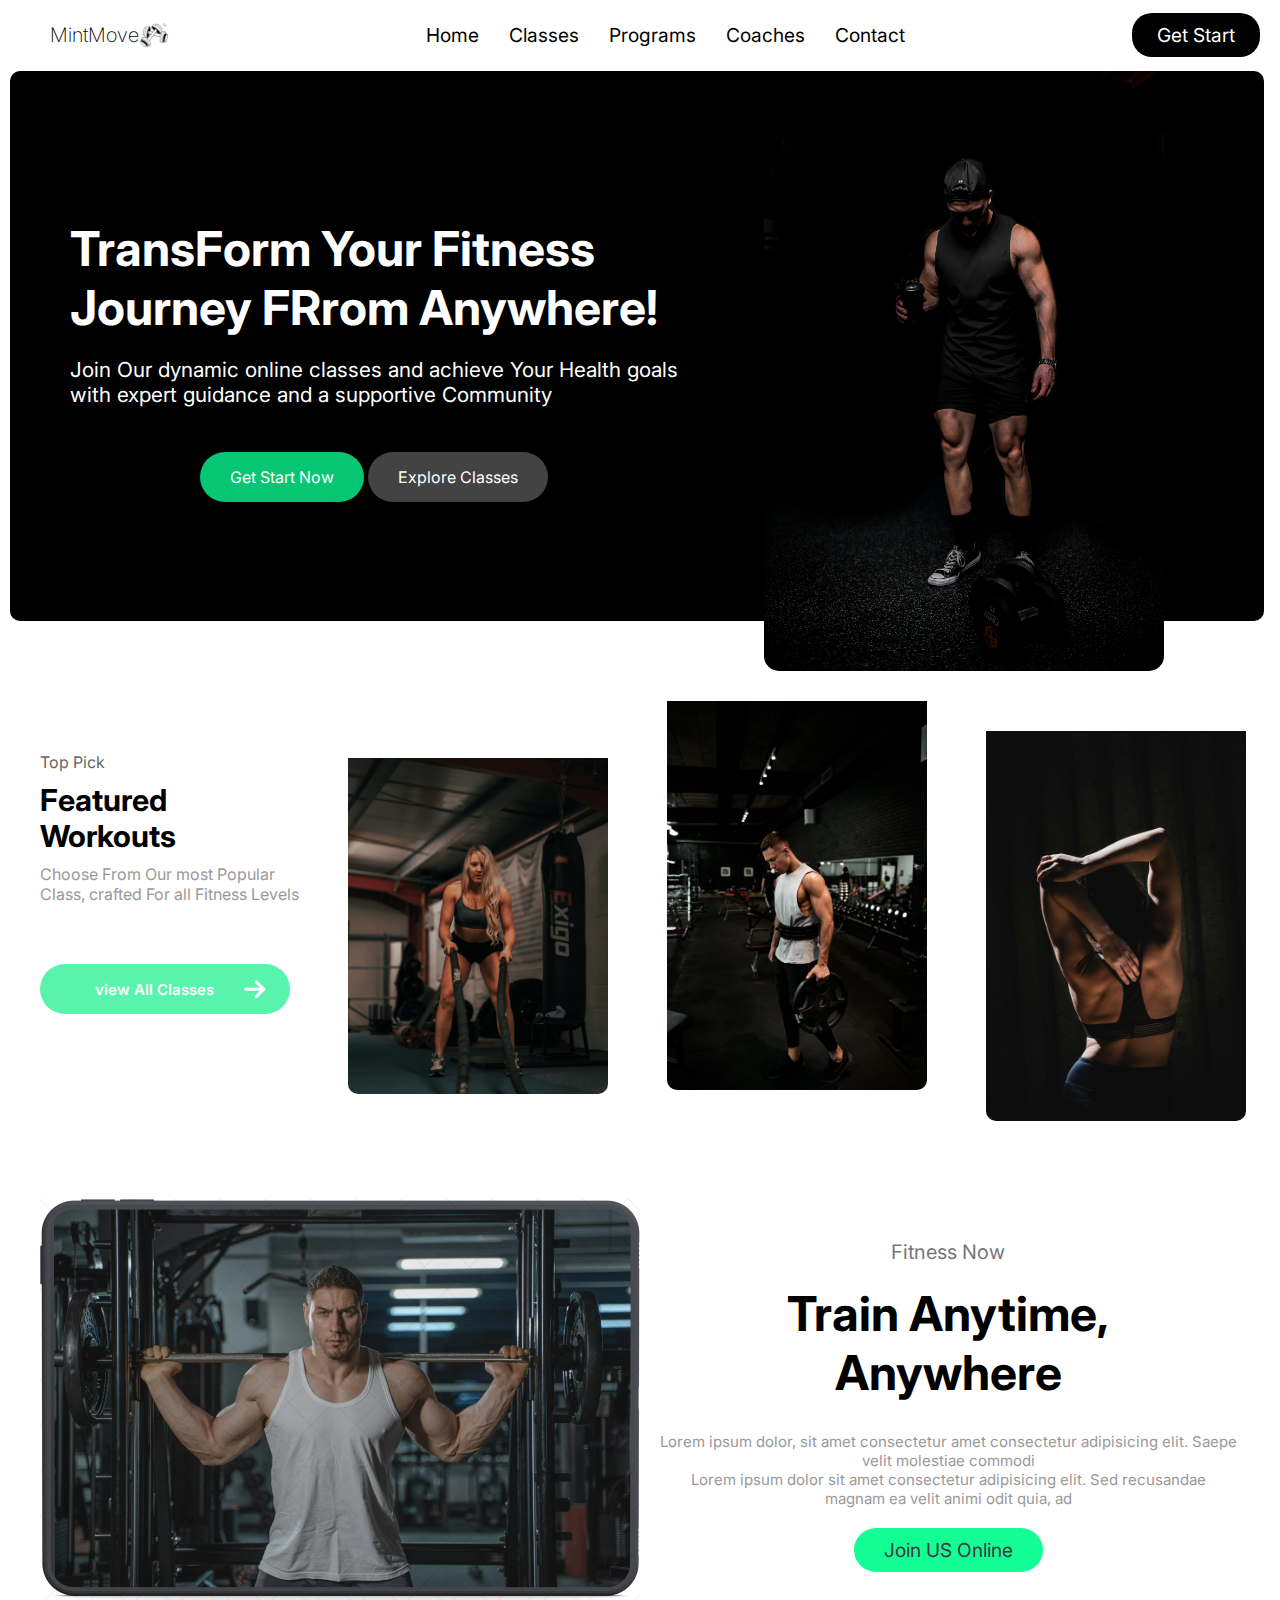
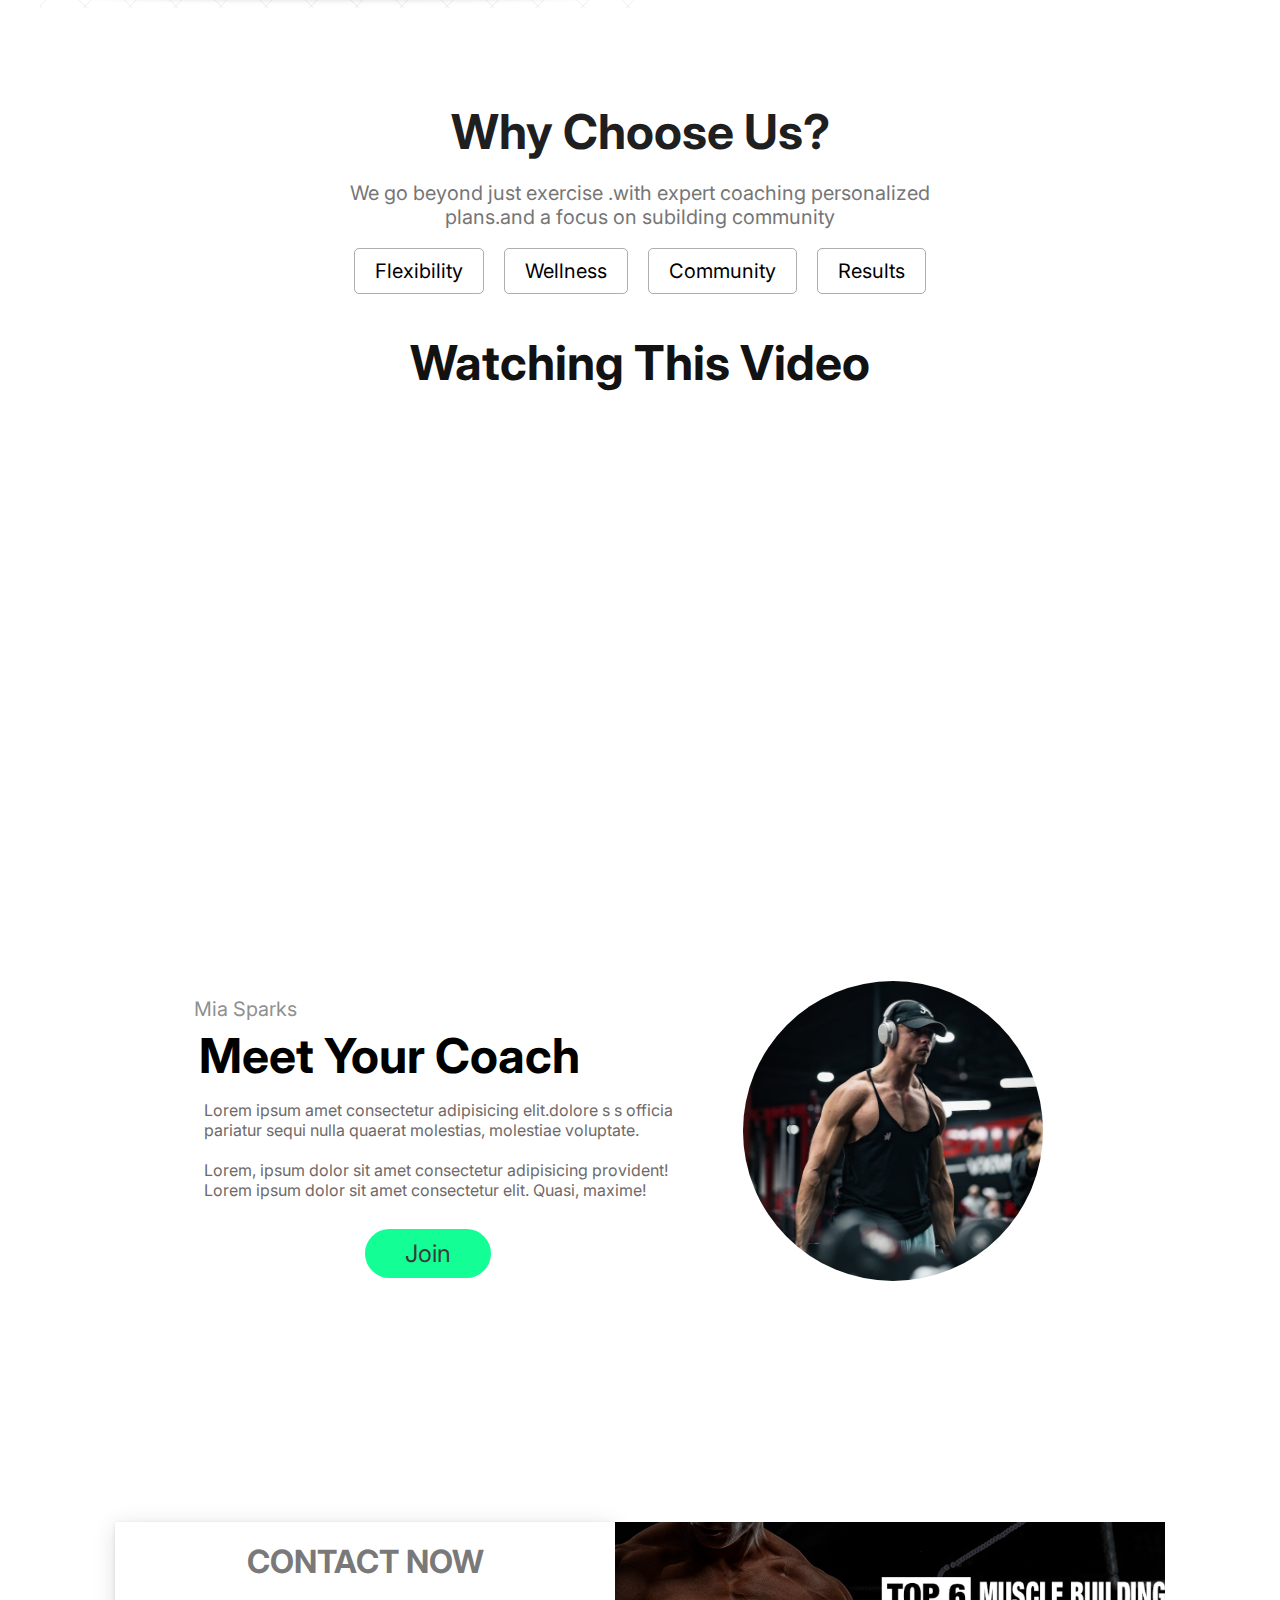
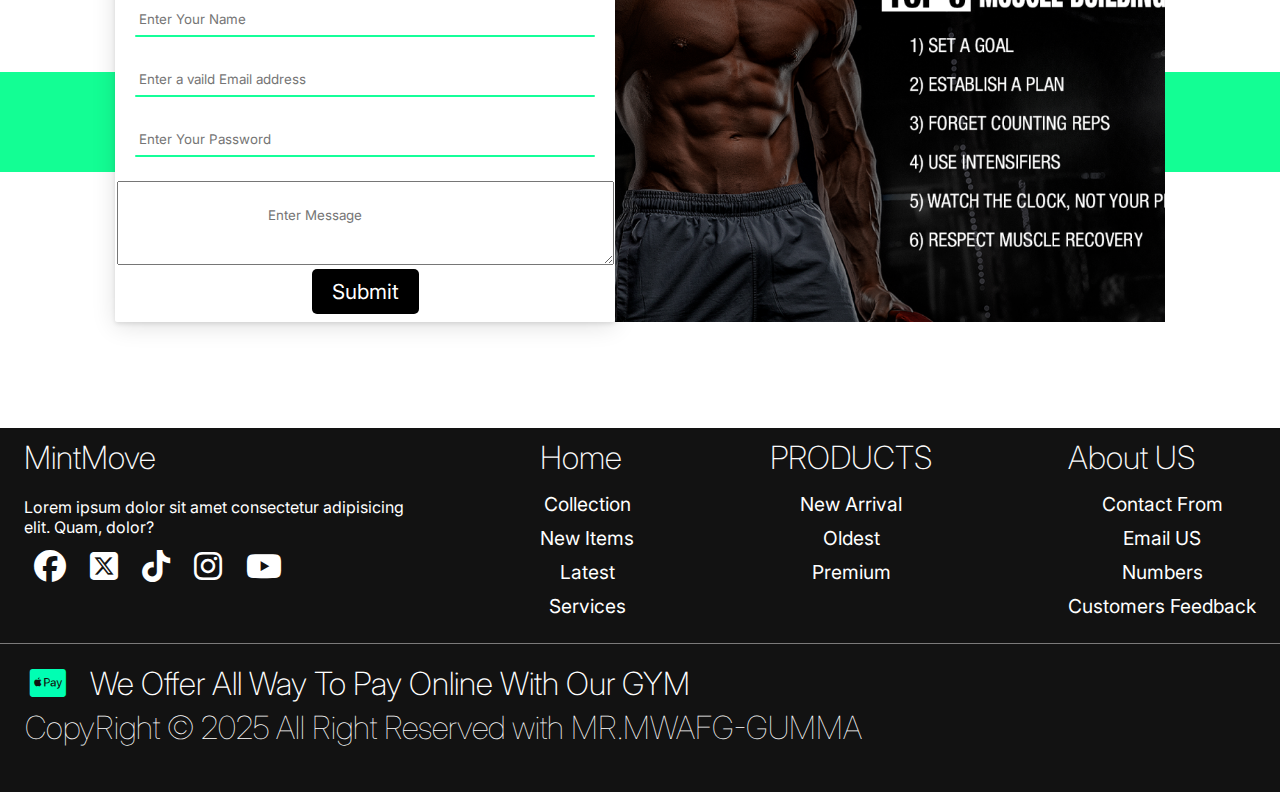
<file: index.html>
<!DOCTYPE html>
<html lang="en">
<head>
    <meta charset="UTF-8">
    <meta name="viewport" content="width=device-width, initial-scale=1.0">
    <link rel="stylesheet" href="./src/style.css">
    <!-- font icon link -->
    <link rel="stylesheet" href="https://cdnjs.cloudflare.com/ajax/libs/font-awesome/6.7.2/css/all.min.css">

    <title>Fitness-website</title>
</head>
<body>

    <!-- header -->

    <header>
        <div class="container">
            <div class="logo">
                <h1>MintMove</h1>
                <img src="./image/logo.png" alt="Logo img">       
            </div>
            <!-- navbar -->
                <nav>
                    <ul class="list">
                        <li><a href="#">Home</a></li>
                        <li><a href="#Classes">Classes</a></li>
                        <li><a href="#programs">Programs</a></li>
                        <li><a href="#Coaches">Coaches</a></li>
                        <li><a href="#contact">Contact</a></li>
                    </ul>
                </nav>
                <div class="start">
                    <a href="./src/start.html">Get Start</a>
                </div>
                <div class="icon">
                    <i class="fa-solid fa-bars"></i>
                </div>
        </div>
    </header>

    <!-- main section -->

    <section class="main">
        <div class="container">
            <div class="over">
                <h1>TransForm Your Fitness <br>Journey FRrom Anywhere!</h1>
                <p>Join Our dynamic online classes and achieve Your Health goals <br>
                with expert guidance and a supportive Community</p>
                <div class="click">
                    <a href="./src/start.html" class="btn">Get Start Now</a>
                    <a href="./src/price.html" class="btn">Explore Classes</a>
                </div>
            </div>
            <div class="img">
                <img src="image/main 1.jpg" alt="">
            </div>
        </div>
    </section>

    <!-- showcase -->

    <section class="showcase" id="Classes">
        <div class="container">
            <div class="text">
                <span>Top Pick</span>
                <h1>Featured <br>Workouts</h1>
                <p>Choose From Our most Popular <br>
                Class, crafted For all Fitness Levels</p>
                <div class="view">
                    <a href="./src//Classes.html" class="btn"> view All Classes</a>
                    <i class="fa-solid fa-arrow-right"></i>
                </div>
            </div>
            <div class="image">
                <div><img src="image/featu2.jpg" alt=""></div>
            </div>
            <div class="image">
                <div><img src="image/featu1.jpg" alt=""></div>
            </div>
            <div class="image">
                <div><img src="image/featu.jpg" alt=""></div>
            </div>
        </div>
    </section>

    <!-- Train section -->

    <section class="train" id="programs">
        <div class="container">
            <div class="imag">
                <img src="image/Train-bg.png" alt="">
            </div>
            <div class="text">
                <span>Fitness Now</span>
                <h1>
                    Train Anytime,<br>Anywhere
                </h1>
                <p>
                    Lorem ipsum dolor, sit amet consectetur amet consectetur adipisicing elit.
                    Saepe velit molestiae commodi 
                    <br>
                    Lorem ipsum dolor sit amet consectetur adipisicing elit. Sed recusandae <br>magnam ea velit animi odit quia, ad
                </p>
                <button class="btn-tr">Join US Online</button>
            </div>
        </div>
    </section>

    <!-- Choose section -->

    <section class="choose">
        <div class="container">
            <h1>Why Choose Us?</h1>
            <p>We go beyond just exercise .with expert coaching personalized <br>
                plans.and a focus on subilding community
            </p>
            <div class="box">
                <ul>
                    <li>
                        <a href="#">
                            Flexibility
                        </a>
                    </li>
                    <li>
                        <a href="#">
                            Wellness
                        </a>
                    </li>
                    <li>
                        <a href="#">
                            Community
                        </a>
                    </li>
                    <li>
                        <a href="#">
                            Results
                        </a>
                    </li>
                </ul>
            </div>
        </div>
    </section>

    <!-- video section -->
        <section class="video">
            <div class="container">
                <h1>Watching This Video</h1>
                <iframe width="1000" height="505" src="https://www.youtube.com/embed/-hSma-BRzoo?si=i4hYRsyVydV4aqyX" 
                title="YouTube video player" frameborder="0" 
                allow="accelerometer; autoplay; clipboard-write; encrypted-media; gyroscope; picture-in-picture; web-share"
                referrerpolicy="strict-origin-when-cross-origin" allowfullscreen></iframe>
            </div>
        </section>

        <!-- Coach section -->
            <section class="coach" id="Coaches">
            <div class="container">
                <div class="text">
                    <span>Mia Sparks</span>
                    <h1>Meet Your Coach</h1>
                    <p>
                        Lorem ipsum  amet consectetur adipisicing  elit.dolore 
                        s s officia <br> pariatur sequi nulla quaerat molestias, molestiae voluptate.
                    </p>
                    <p>
                        Lorem, ipsum dolor sit amet consectetur adipisicing  provident! <br> Lorem ipsum dolor sit amet consectetur elit. Quasi, maxime!
                    </p>
                    <button class="btn-co">Join</button>
                </div>
                <div class="imag">
                    <img src="image/coach.jpg">
                </div>
            </div>
            </section>
            <!-- contact -->
            <section class="contact" id="contact">
                <h1 class="logo">
                    Fitness Sport Club
                </h1>
                <p class="lead">
                    Lorem, ipsum dolor sit amet consectetur adipisicing elit. Ratione et quam, vero commodi soluta qui.
                </p>
                <div class="social">
                            <form action="#">
                                <h1 class="clogo">
                                        CONTACT NOW
                                </h1>
                                <div class="input-line">
                                <input type="text" placeholder=" Enter Your Name">
                                </div>
                                <div class="input-line">
                                <input type="text" placeholder=" Enter a vaild Email address">
                                </div>
                                <div class="input-line">
                                <input type="text" placeholder=" Enter Your Password">
                                </div>
                                <div>
                                    <textarea placeholder="Enter Message" id=""></textarea>
                                </div>
                                    <button class="btn" id="btn">
                                        Submit
                                    </button>
                                
                                </form>
                            <!-- image side -->
                                <img src="./image/Musclec.png" alt="Musclec img">
                        </div>
                </div>
            </section>
            <!-- footer -->
                <footer class="footer">
                    <div class="container">
                        <!-- flex box -->
                            <div class="flex-box">
                                    <!-- 1 -->
                                        <div class="flex-item">
                                            <h2 class="logo">
                                                MintMove
                                            </h2>
                                            <p class="lead">
                                                Lorem ipsum dolor sit amet consectetur adipisicing <br> elit. Quam, dolor?
                                            </p>
                                            <div>
                                                <span><i class="fa-brands fa-facebook"></i></span>
                                                <span><i class="fa-brands fa-square-x-twitter"></i></span>
                                                <span><i class="fa-brands fa-tiktok"></i></span>
                                                <span><i class="fa-brands fa-instagram"></i></span>
                                                <span><i class="fa-brands fa-youtube"></i></span>
                                            </div>
                                        </div>
                                    <!-- 2 -->
                                        <div class="flex-item">
                                            <div class="logo">
                                                Home
                                            </div>
                                            <div class="link">
                                                <p>Collection</p>
                                                <p>New Items</p>
                                                <p>Latest</p>
                                                <p>Services</p>
                                            </div>
                                        </div>
                                    <!-- 3 -->
                                            <div class="flex-item">
                                            <div class="logo">
                                                PRODUCTS
                                            </div>
                                            <div class="link">
                                                <p>New Arrival</p>
                                                <p>Oldest</p>
                                                <p>Premium</p>
                                            </div>
                                        </div>
                                    <!-- 4 -->
                                    <div class="flex-item">
                                            <div class="logo">
                                                About US
                                            </div>
                                            <div class="link">
                                                <p>Contact From</p>
                                                <p>Email US</p>
                                                <p>Numbers</p>
                                                <p>Customers Feedback</p>
                                            </div>
                                        </div>
                                    <!-- 5 -->
                            </div>
                    </div>
                    <div class="last">
                        <span><i class="fa-brands fa-cc-apple-pay"></i></span>
                        <span>We Offer All Way To Pay Online With Our GYM</span>
                        <h3>
                            CopyRight &copy; 2025 All Right Reserved with MR.MWAFG-GUMMA
                        </h3>
                    </div>
                </footer>


    <script src="./src/script.js"></script>
    
</body>
</html>
</file>
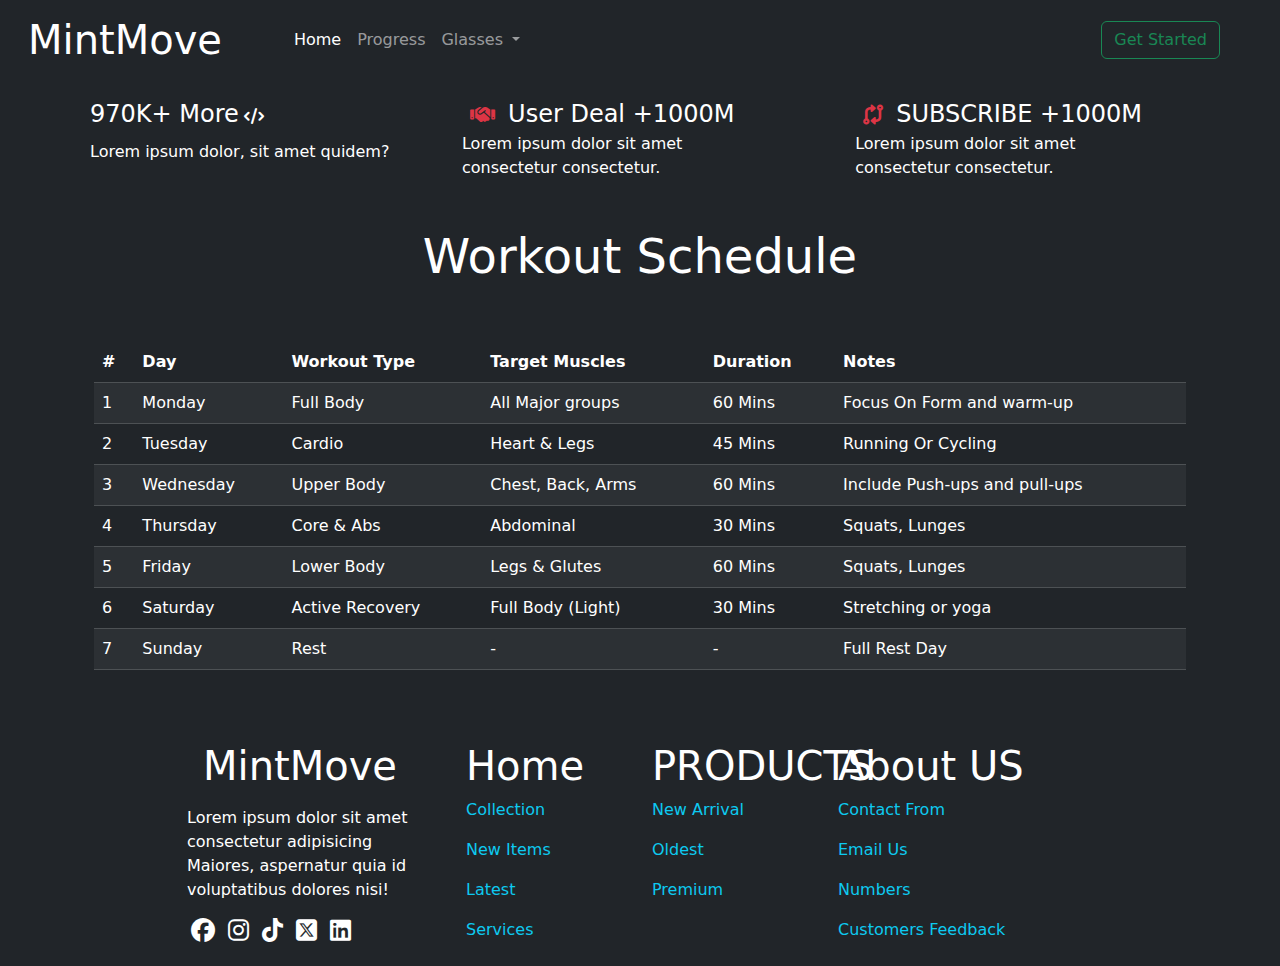
<file: src/Classes.html>
<!DOCTYPE html>
<html lang="en">
<head>
    <meta charset="UTF-8">
    <meta name="viewport" content="width=device-width, initial-scale=1.0">
    <link href="https://cdn.jsdelivr.net/npm/bootstrap@5.3.6/dist/css/bootstrap.min.css" rel="stylesheet">
    <!-- font awesome -->
    <link rel="stylesheet" href="https://cdnjs.cloudflare.com/ajax/libs/font-awesome/6.7.2/css/all.min.css">
    <title>Classes</title>
    <style>
    .icon-facebook:hover { color: #1877f3 !important; }
    .icon-instagram:hover { color: #e4405f !important; }
    .icon-tiktok:hover { color: #25f4ee !important; }
    .icon-twitter:hover { color: #1da1f2 !important; }
    .icon-linkedin:hover { color: #0077b5 !important; }
    .footer-icon { transition: color 0.2s; }

    .footer-link {
      color: #0dcaf0;
      cursor: pointer;
      transition: color 0.2s;
    }
    .footer-link:hover {
      color: #fff;
    }
    </style>
</head>
<body>

<section class="bg-dark navbar-dark py-2">
  <nav class="navbar navbar-expand-lg bg-dark navbar-dark ">
    <div class="container-fluid">
      <h5 class="display-6 text-white px-3 mb-0">
        MintMove
      </h5>
      <button class="navbar-toggler" type="button" data-bs-toggle="collapse" data-bs-target="#navbarSupportedContent" aria-controls="navbarSupportedContent" aria-expanded="false" aria-label="Toggle navigation">
        <span class="navbar-toggler-icon"></span>
      </button>
      <div class="collapse navbar-collapse mx-5 justify-center" id="navbarSupportedContent">
        <ul class="navbar-nav me-auto mb-2 mb-lg-0">
          <li class="nav-item">
            <a class="nav-link active" aria-current="page" href="/index.html">Home</a>
          </li>
          <li class="nav-item">
            <a class="nav-link" href="#">Progress</a>
          </li>
          <li class="nav-item dropdown">
            <a class="nav-link dropdown-toggle" href="#" role="button" data-bs-toggle="dropdown" aria-expanded="false">
              Glasses
            </a>
            <ul class="dropdown-menu">
              <li><a class="dropdown-item" href="#">TRAINERS</a></li>
              <li><a class="dropdown-item" href="#">TIME TABLE</a></li>
              <li><hr class="dropdown-divider"></li>
              <li><a class="dropdown-item" href="#">Something else here</a></li>
            </ul>
          </li>
        </ul>
        <form class="d-flex" role="search">
          <a href="./start.html"  class="btn btn-outline-success" type="submit">Get Started</a>
        </form>
      </div>
    </div>
  </nav>
  <div class="container">
    <div class="d-flex justify-content-between mx-2 my-4 flex-wrap">
      <div class="text-white mb-3">
        <span class="py-2 fs-4">970K+ More</span> <span><i class="fa-solid fa-code"></i></span>
        <p class="py-2 mb-0">Lorem ipsum dolor, sit amet quidem?</p>
      </div>
      <div class="text-white mx-5 mb-3">
        <span class="px-2 fs-5"><i class="fa-solid fa-handshake text-danger fs-5"></i></span>
        <span class="fs-4">User Deal +1000M</span>
        <p class="mb-0">
          Lorem ipsum dolor sit amet<br>
          consectetur consectetur.
        </p>
      </div>
      <div class="text-white mx-5 mb-3">
        <span class="px-2 fs-5"><i class="fa-solid fa-code-compare text-danger fs-5"></i></span>
        <span class="fs-4">SUBSCRIBE +1000M</span>
        <p class="mb-2">
          Lorem ipsum dolor sit amet<br>
          consectetur consectetur.
        </p>
      </div>
    </div>
    <!-- Responsive Table -->
    <div class="container mt-3">
      <h1 class="my-3 text-white text-center display-5">
        Workout Schedule
      </h1>
      <div class="table-responsive py-2 my-5 m-auto">
        <table class="table table-dark table-striped align-middle">
          <thead>
            <tr>
              <th>#</th>
              <th>Day</th>
              <th>Workout Type</th>
              <th>Target Muscles</th>
              <th>Duration</th>
              <th>Notes</th>
            </tr>
          </thead>
          <tbody>
            <tr>
              <td>1</td>
              <td>Monday</td>
              <td>Full Body</td>
              <td>All Major groups</td>
              <td>60 Mins</td>
              <td>Focus On Form and warm-up</td>
            </tr>
            <tr>
              <td>2</td>
              <td>Tuesday</td>
              <td>Cardio</td>
              <td>Heart & Legs</td>
              <td>45 Mins</td>
              <td>Running Or Cycling</td>
            </tr>
            <tr>
              <td>3</td>
              <td>Wednesday</td>
              <td>Upper Body</td>
              <td>Chest, Back, Arms</td>
              <td>60 Mins</td>
              <td>Include Push-ups and pull-ups</td>
            </tr>
            <tr>
              <td>4</td>
              <td>Thursday</td>
              <td>Core & Abs</td>
              <td>Abdominal</td>
              <td>30 Mins</td>
              <td>Squats, Lunges</td>
            </tr>
            <tr>
              <td>5</td>
              <td>Friday</td>
              <td>Lower Body</td>
              <td>Legs & Glutes</td>
              <td>60 Mins</td>
              <td>Squats, Lunges</td>
            </tr>
            <tr>
              <td>6</td>
              <td>Saturday</td>
              <td>Active Recovery</td>
              <td>Full Body (Light)</td>
              <td>30 Mins</td>
              <td>Stretching or yoga</td>
            </tr>
            <tr>
              <td>7</td>
              <td>Sunday</td>
              <td>Rest</td>
              <td>-</td>
              <td>-</td>
              <td>Full Rest Day</td>
            </tr>
          </tbody>
        </table>
      </div>
    </div>
    <!-- Responsive Footer -->
    <footer class="container mt-5">
      <div class="row text-white g-4 justify-content-center">
        <!-- 1 -->
        <div class="col-12 col-md-3 text-center text-md-start">
          <h1 class="display-6 text-white px-3 mb-3">MintMove</h1>
          <div>
            <p>
              Lorem ipsum dolor sit amet consectetur adipisicing <br>
              Maiores, aspernatur quia id voluptatibus dolores nisi!
            </p>
          </div>
          <div class="my-2">
            <i class="fa-brands fa-facebook mx-1 fs-4 footer-icon icon-facebook"></i>
            <i class="fa-brands fa-instagram mx-1 fs-4 footer-icon icon-instagram"></i>
            <i class="fa-brands fa-tiktok mx-1 fs-4 footer-icon icon-tiktok"></i>
            <i class="fa-brands fa-square-x-twitter fs-4 mx-1 footer-icon icon-twitter"></i>
            <i class="fa-brands fa-linkedin fs-4 mx-1 footer-icon icon-linkedin"></i>
          </div>
        </div>
        <!-- 2 -->
        <div class="col-6 col-md-2 text-center text-md-start">
          <h1 class="display-6 text-white">Home</h1>
          <div class="d-flex flex-column align-items-center align-items-md-start">
            <p class="footer-link">Collection</p>
            <p class="footer-link">New Items</p>
            <p class="footer-link">Latest</p>
            <p class="footer-link">Services</p>
          </div>
        </div>
        <!-- 3 -->
        <div class="col-6 col-md-2 text-center text-md-start">
          <h1 class="display-6 text-white">PRODUCTS</h1>
          <div class="d-flex flex-column align-items-center align-items-md-start">
            <p class="footer-link">New Arrival</p>
            <p class="footer-link">Oldest</p>
            <p class="footer-link">Premium</p>
          </div>
        </div>
        <!-- 4 -->
        <div class="col-12 col-md-3 text-center text-md-start">
          <h1 class="display-6 text-white">About US</h1>
          <div class="d-flex flex-column align-items-center align-items-md-start">
            <p class="footer-link">Contact From</p>
            <p class="footer-link">Email Us</p>
            <p class="footer-link">Numbers</p>
            <p class="footer-link">Customers Feedback</p>
          </div>
        </div>
      </div>
    </footer>
  </div>
</section>

<script src="https://cdn.jsdelivr.net/npm/bootstrap@5.3.6/dist/js/bootstrap.bundle.min.js"></script>
</body>
</html>
</file>
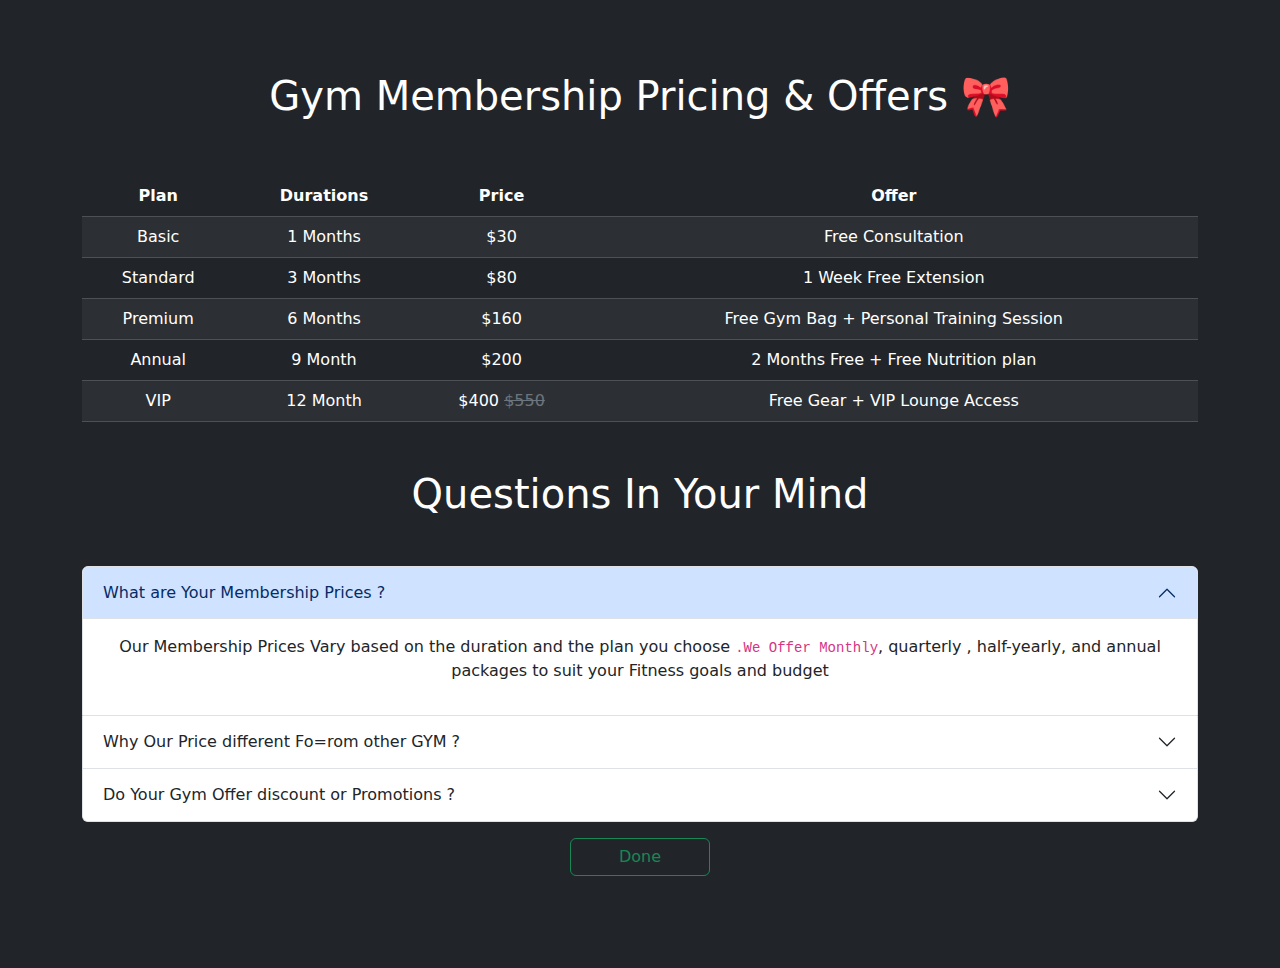
<file: src/price.html>
<!DOCTYPE html>
<html lang="en">
<head>
    <meta charset="UTF-8">
    <meta name="viewport" content="width=device-width, initial-scale=1.0">

    <link rel="stylesheet" href="https://cdn.jsdelivr.net/npm/bootstrap@5.3.6/dist/css/bootstrap.min.css">
    <title>Pricing Page</title>
</head>
<body>
    
    <section class="bg-dark text-white mb-0 ">
        <div class="text-center ">
            <div class="pt-5">

                <div class="container mt-4 pb-3">
                    <h1>
                        Gym Membership Pricing & Offers 🎀
                    </h1>
                    <div class="table-responsive py-2 my-5 m-auto">
                        <table class="table table-dark table-striped align-middle">
                            <thead>
                                <tr>
                                    <th>Plan</th>
                                    <th>Durations</th>
                                    <th>Price</th>
                                    <th>Offer</th>
                            </thead>
                            <tbody>
                                <tr>
                                    <td>Basic</td>
                                    <td>1 Months</td>
                                    <td>$30</td>
                                    <td>Free Consultation</td>
                                </tr>
                                <tr>
                                    <td>Standard</td>
                                    <td>3 Months</td>
                                    <td>$80</td>
                                    <td> 1 Week Free Extension</td>
                                </tr>
                                <tr>
                                    <td>Premium</td>
                                    <td>6 Months</td>
                                    <td>$160</td>
                                    <td>Free Gym Bag + Personal Training Session</td>
                                </tr>
                                <tr>
                                    <td>Annual</td>
                                    <td>9 Month</td>
                                    <td>$200</td>
                                    <td>2 Months Free + Free Nutrition plan</td>
                                </tr>
                                <tr>
                                    <td>VIP</td>
                                    <td>12 Month</td>
                                    <td>$400 <del class="text-secondary">$550</del> </td>
                                    <td>Free Gear + VIP Lounge Access</td>
                                </tr>
                            </tbody>
                        </table>
                        <!-- Questions -->
                <div class="accordion" id="accordionPanelsStayOpenExample">
                    <h1 class="my-5">
                            Questions In Your Mind
                        </h1>
                    <div class="accordion-item">
                        <h2 class="accordion-header">
                        <button class="accordion-button" type="button" data-bs-toggle="collapse" data-bs-target="#panelsStayOpen-collapseOne" aria-expanded="true" aria-controls="panelsStayOpen-collapseOne">
                            What are Your Membership Prices ?
                        </button>
                        </h2>
                        <div id="panelsStayOpen-collapseOne" class="accordion-collapse collapse show">
                        <div class="accordion-body">
                            <p>
                                Our Membership Prices Vary based on the duration and  the plan you choose <code>.We Offer Monthly</code>, quarterly , half-yearly, and annual packages to suit your Fitness goals and budget
                            </p>
                        </div>
                        </div>
                    </div>
                    <div class="accordion-item">
                        <h2 class="accordion-header">
                        <button class="accordion-button collapsed" type="button" data-bs-toggle="collapse" data-bs-target="#panelsStayOpen-collapseTwo" aria-expanded="false" aria-controls="panelsStayOpen-collapseTwo">
                            Why Our Price different Fo=rom other GYM ?
                        </button>
                        </h2>
                        <div id="panelsStayOpen-collapseTwo" class="accordion-collapse collapse">
                        <div class="accordion-body">
                        <p>
                            We Focus On Providing hight-quality services including modern equipment, professional  trainers, personal workout plans, and extra benefits link spa and group Classes. Our Prices reflect The value and 
                            experience we deliver to our Member.
                        </p>
                        </div>
                        </div>
                    </div>
                    <div class="accordion-item">
                        <h2 class="accordion-header">
                        <button class="accordion-button collapsed" type="button" data-bs-toggle="collapse" data-bs-target="#panelsStayOpen-collapseThree" aria-expanded="false" aria-controls="panelsStayOpen-collapseThree">
                            Do Your Gym Offer discount or Promotions ?
                        </button>
                        </h2>
                        <div id="panelsStayOpen-collapseThree" class="accordion-collapse collapse">
                        <div class="accordion-body">
                            <p>
                                Yes! We regularly Offer Promotions such as Free Consultation, <code>Extended access, or bonus sessions</code> Check Our Offers section or visit Us To Learn More about Current deals.                            </p>
                        </div>
                        </div>
                    </div>
                    </div>
                        <!-- submit -->
                            <button id="btn" class="btn btn-outline-success px-5 mt-3" >
                                    Done
                                </button>
                            <div class="mt-3 pt-1">
                        <!-- loading -->
                <div class="text-center mt-2 d-none loading" id="load">
            <button class="btn btn-outline-success px-5" type="button" disabled>
            <span class="spinner-border spinner-border-sm" aria-hidden="true"></span>
            <span role="status">Loading...</span>
            </button>
            </div>
                                <div class="col-32">
                                <div class="alert alert-success mt-3 d-none" id="successAlert" role="alert">
                                🎉 Welcome to MintMove! You're ready to start your fitness journey!
                                </div>
                                </div>
                            </div>
                    </div>
                </div>
            </div>
        </div>
    </section>

    <script src="https://cdn.jsdelivr.net/npm/bootstrap@5.3.6/dist/js/bootstrap.bundle.min.js"></script>
    <script>
        let button = document.getElementById('btn')
        button.addEventListener('click',function(e) {
            e.preventDefault()
            document.getElementById('load').classList.remove('d-none')
            setTimeout(() => {
            document.getElementById('load').classList.add('d-none')
            document.getElementById('successAlert').classList.remove('d-none')
            }, 2000)
        })
    </script>
</body>
</html>
</file>
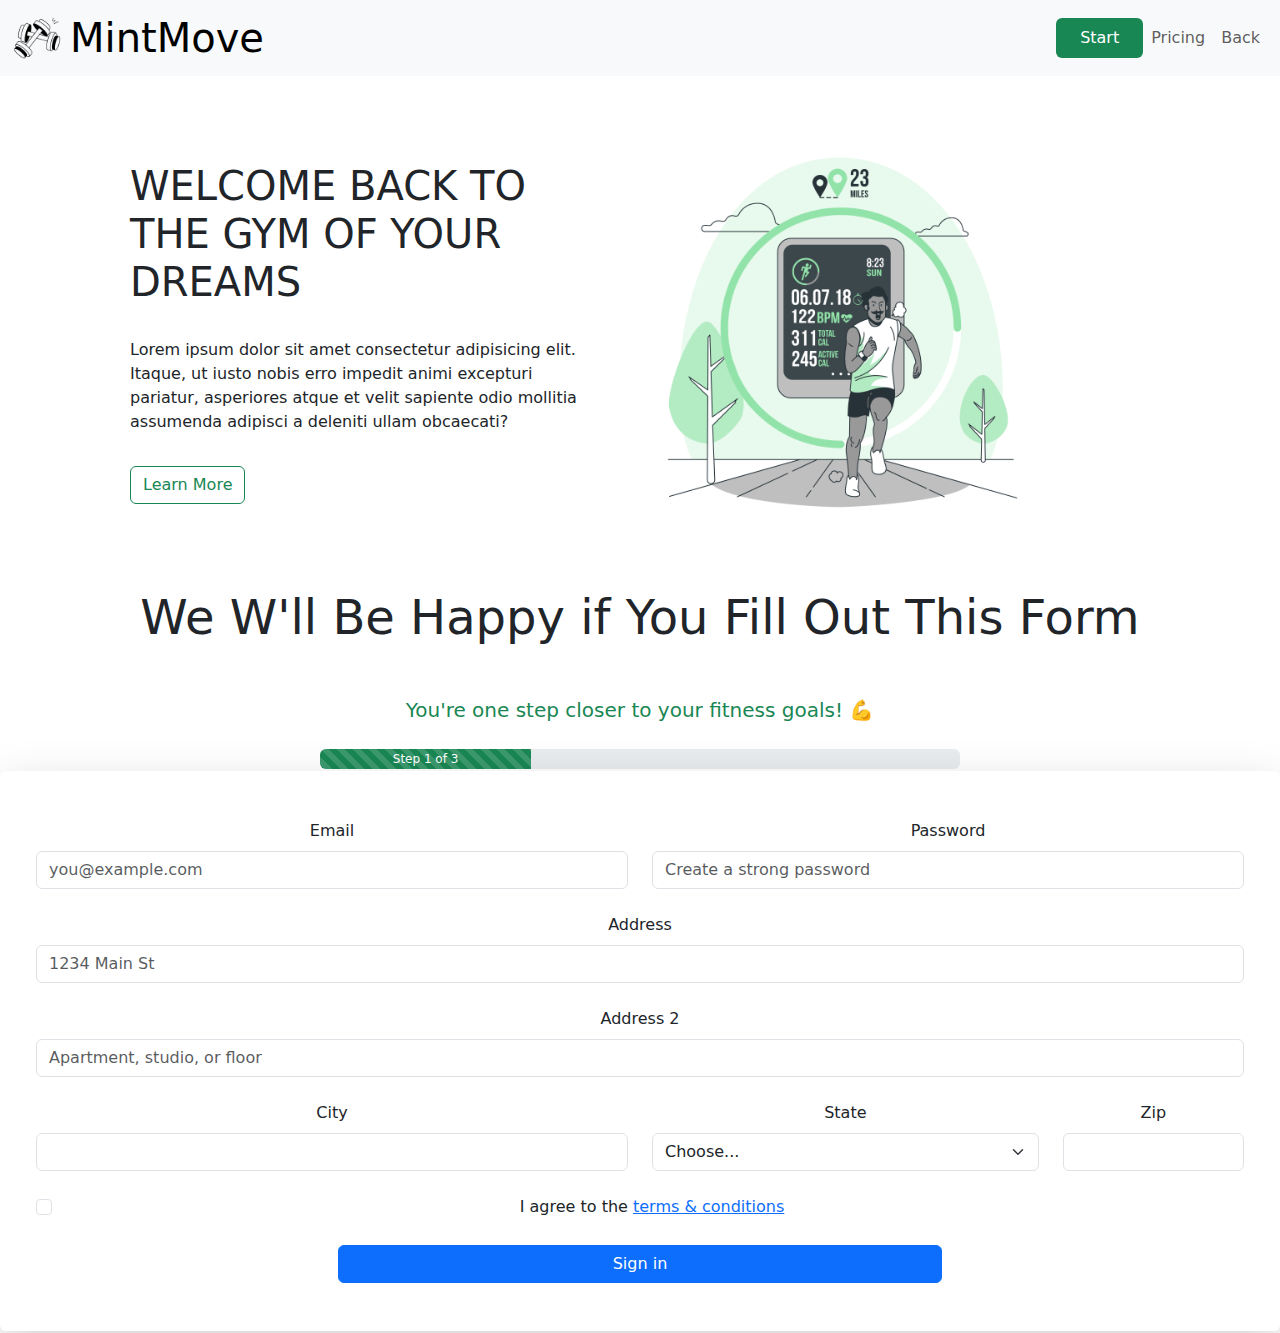
<file: src/start.html>
<!DOCTYPE html>
<html lang="en">
<head>
    <meta charset="UTF-8">
    <meta name="viewport" content="width=device-width, initial-scale=1.0">
    <!-- Bootstrap link -->
    <link rel="stylesheet" href="https://cdn.jsdelivr.net/npm/bootstrap@5.3.6/dist/css/bootstrap.min.css">
    <title>Get Start</title>
</head>
<body>

<nav class="navbar navbar-expand-lg bg-body-tertiary">
    <div class="container-fluid">
    <div class="row w-100 align-items-center">
    <div class="col-6 d-flex align-items-center">
    <a class="navbar-brand d-flex align-items-center" href="#">
        <img src="../image/logo.png" alt="Logo" style="width:50px; height:50px; object-fit:cover;">
        <span class="ms-2 display-6 ">MintMove</span>
    </a>
    </div>
    <div class="col-6 d-flex justify-content-end">
    <button class="navbar-toggler" type="button" data-bs-toggle="collapse" data-bs-target="#navbarNav" aria-controls="navbarNav" aria-expanded="false" aria-label="Toggle navigation">
        <span class="navbar-toggler-icon"></span>
    </button>
    </div>
    </div>
    <div class="collapse navbar-collapse" id="navbarNav">
    <ul class="navbar-nav ms-auto">
    <li class="nav-item">
        <a class="nav-link active btn btn-outline-success text-white px-4" aria-current="page" href="#">Start</a>
    </li>
    <li class="nav-item">
        <a class="nav-link" href="./price.html">Pricing</a>
    </li>
    <li class="nav-item">
        <a class="nav-link" href="/index.html">Back</a>
    </li>
    </ul>
    </div>
    </div>
</nav>
<!-- showcase -->
    <div class="container">
    <div class="d-flex flex-column flex-md-row mt-5 justify-content-center mx-5 align-items-center">
        <!-- 1 -->
                <div >
                    <h1 class="py-3">
                            WELCOME BACK TO THE GYM OF YOUR DREAMS
                    </h1>
                    <p class="my-3">
                            Lorem ipsum dolor sit amet consectetur adipisicing elit. Itaque, ut iusto nobis erro
                                impedit animi excepturi pariatur, asperiores atque et velit sapiente odio mollitia assumenda adipisci a deleniti ullam obcaecati?
                    </p>
                    <button type="button" class="btn btn-outline-success my-3">Learn More</button>
                </div>
        <!-- 2 -->
                <div class="mx-2">
                    <img src="/image/strat.png" class="img-fluid w-75 mx-5" alt="">
                </div>
        <!--    -->
    </div>
    </div>
    <div class="text-center">
    <h1 class="my-5 fs1 display-5">
        We W'll Be Happy if You Fill Out This Form
    </h1>
    </div>
    <!-- form section -->
<!-- ...existing code above... -->
<div class="text-center">

    <p class="lead text-success mb-4">You're one step closer to your fitness goals! 💪</p>
    <!-- Progress bar -->
    <div class="progress w-50 mx-auto mb-4" style="height: 20px;">
    <div class="progress-bar progress-bar-striped progress-bar-animated bg-success" role="progressbar" style="width: 33%;" aria-valuenow="33" aria-valuemin="0" aria-valuemax="100">Step 1 of 3</div>
    </div>
</div>
<!-- form section -->
<div class="d-flex justify-content-center align-items-center" style="min-height: 60vh;">
<form class="row g-4 w-100 w-md-75 w-lg-50 mx-auto text-center shadow-lg p-4 bg-white rounded" id="signupForm" autocomplete="off">
    <div class="col-md-6">
    <label for="inputEmail4" class="form-label">Email</label>
    <input type="email" class="form-control" id="inputEmail4" placeholder="you@example.com" data-bs-toggle="tooltip" data-bs-placement="top" title="We'll never share your email.">
    </div>
    <div class="col-md-6">
    <label for="inputPassword4" class="form-label">Password</label>
    <input type="password" class="form-control" id="inputPassword4" placeholder="Create a strong password" data-bs-toggle="tooltip" data-bs-placement="top" title="Use at least 8 characters.">
    </div>
    <div class="col-12">
    <label for="inputAddress" class="form-label">Address</label>
    <input type="text" class="form-control" id="inputAddress" placeholder="1234 Main St">
    </div>
    <div class="col-12">
    <label for="inputAddress2" class="form-label">Address 2</label>
    <input type="text" class="form-control" id="inputAddress2" placeholder="Apartment, studio, or floor">
    </div>
    <div class="col-md-6">
    <label for="inputCity" class="form-label">City</label>
    <input type="text" class="form-control" id="inputCity">
    </div>
    <div class="col-md-4">
    <label for="inputState" class="form-label">State</label>
    <select id="inputState" class="form-select">
    <option selected>Choose...</option>
    <option>...</option>
    </select>
    </div>
    <div class="col-md-2">
    <label for="inputZip" class="form-label">Zip</label>
    <input type="text" class="form-control" id="inputZip">
    </div>
    <div class="col-12">
    <div class="form-check">
    <input class="form-check-input" type="checkbox" id="gridCheck">
    <label class="form-check-label" for="gridCheck">
        I agree to the <a href="#" tabindex="-1">terms & conditions</a>
    </label>
    </div>
    </div>
    <div class="col-12">
    <button type="submit" class="btn btn-primary w-50">Sign in</button>
    </div>
    <!-- Success alert, hidden by default -->
    <div class="col-12">
    <div class="alert alert-success mt-3 d-none" id="successAlert" role="alert">
    🎉 Welcome to MintMove! You're ready to start your fitness journey!
    </div>
    </div>
</form>
</div>


    <script src="https://cdn.jsdelivr.net/npm/bootstrap@5.3.6/dist/js/bootstrap.bundle.min.js"></script>
    <script>
// Enable Bootstrap tooltips
const tooltipTriggerList = [].slice.call(document.querySelectorAll('[data-bs-toggle="tooltip"]'));
tooltipTriggerList.map(function (tooltipTriggerEl) {
return new bootstrap.Tooltip(tooltipTriggerEl);
});

// Show success alert on form submit
document.getElementById('signupForm').addEventListener('submit', function(e) {
e.preventDefault();
document.getElementById('successAlert').classList.remove('d-none');
setTimeout(() => {
    document.getElementById('successAlert').classList.add('d-none');
}, 4000);
});
</script>
</body>
</html>
</file>
<file: src/style.css>
@import url('https://fonts.googleapis.com/css2?family=Inter:ital,opsz,wght@0,14..32,100..900;1,14..32,100..900&family=Montserrat:ital,wght@0,100..900;1,100..900&family=Noto+Sans:ital,wght@0,100..900;1,100..900&family=Quicksand:wght@300..700&family=Tektur:wght@400..900&family=Work+Sans:ital,wght@0,100..900;1,100..900&display=swap');
*{
    padding: 0;
    margin: 0;
    box-sizing: border-box;
    font-family: 'inter',sans-serif;
}

body{
    background-color: #fff;
    scroll-behavior: smooth;
}

header{
    width: 100%;
}
header .container{
    display: flex;
    align-items: center;
    justify-content: space-between;
    padding: 20px 0;
}
header .container .logo{
    padding: 0 50px;
    display: flex;
    justify-content: center;
    align-items: center;
}
header .container .logo img {
    width: 60px;
    height: 60px;
    object-fit: cover;
}
header .container .logo h1{
    font-weight: 800;
    font-size: 1.5rem;
}
header .container nav .list{
    display: flex;
    align-items: center;
    justify-content: center;
    position: relative;
}
header .container nav .list li{
    list-style: none;
    cursor: pointer;
    padding:0 15px;
    font-size: 1.2rem;
}
header .container nav .list li a{
    text-decoration: none;
    color: #000;
}
header .container nav .list li a {
    text-decoration: none;
    color: #000;
    position: relative; /* Required for the ::after pseudo-element */
    overflow: hidden; /* Ensures the line stays within the link */
}

header .container nav .list li a::after {
    content: '';
    position: absolute;
    bottom: -10px;
    left: 0;
    width: 0; /* Initially hidden */
    height: 2px; /* Thickness of the line */
    background-color: #121212; /* Line color */
    transition: width 0.3s ease; /* Smooth animation */
}

header .container nav .list li a:hover::after {
    width: 100%; 
}
header .container nav .list li a:hover{
    color: rgb(4, 188, 151);
}

header .container .start a{
    text-decoration: none;
    background-color: #000;
    color: #fff;
    font-size: 1.2rem;
    padding: 10px 25px;
    border: none;
    border-radius: 20px;
    cursor: pointer;
    margin: 0 20px;
}
header .container .start a:hover{
    background-color: #262626;
}
header .container .icon{
    padding: 0 20px;
    display: none;
}
header .container .icon{
    font-size: 2rem;
}

.showcase .container .text .view{
    display: flex;
    align-items: center;
    justify-content: center;
    margin-top: 60px;
    width: 250px;
    height: 50px;
    background-color: #01ef84a8;
    border-radius: 50px;
    color: #fff;
}
.showcase .container .text .view:hover{
    background-color: #00ea81;
}
.showcase .container .text .view i {
    font-size: 1.5rem;
    animation:  slide 1s ease-in-out infinite alternate;
}
/* media for header */
@media (max-width: 600px) {
    header .container nav .list {
        position: absolute;
        top: -100%; 
        left: 0;
        right: 0;
        width: 100vw;
        height: 250px;
        background-color: #000000e6;
        backdrop-filter: blur(10px);
        display: flex;
        flex-direction: column;
        gap: 10px;
        align-items: center;
        justify-content: center;
        transition: top 0.5s cubic-bezier(0.77,0,0.175,1); 
        z-index: 1000;
        margin-top: 0;
    }
    header .container .logo{
    padding: 0 15px;
    }
    header .container .logo img {
    width: 35px;
    height: 35px;
    object-fit: cover;
    }
    header .container .logo h1{
    font-weight: 200;
    font-size: 20px;
    }
    header .container nav .list.active {
        top: 70px; 
    }
    header .container .icon {
        display: block;
        cursor: pointer;
        z-index: 1100;
        position: relative;
        color: #626262;
    }
    header .container nav .list li a {
        color: #fff;
    }
}
@media(max-width:392px){
        }
    header .container .logo img {
    width: 30px;
    height: 30px;
    object-fit: cover;
    }
    header .container .logo h1{
    font-weight: 200;
    font-size: 20px;
    }

/* main section */

.main{
    width: 98%;
    height: 550px;
    margin: 1px 10px;
    border-radius: 10px;
    background-color: #000000;
}
.main .container{
    display: flex;
    align-items: center;
    justify-content: space-between;
}
.main .container img{
    width: 400px;
    border-radius: 15px;
    margin-right: 100px;
}
.main .container .over{
    padding: 0 50px;
}
.main .container .over h1{
    font-size: 3rem;
    color: #ffffff;
    padding: 10px;
}
.main .container .over p{
    padding: 10px;
    font-size: 1.3rem;
    color: #ffffff;
}
.main .container .click{
    text-align: center;
    padding: 50px 0;
}
.main .container .click a{
    text-decoration: none;
}

.main .container .click .btn{
    padding: 15px 30px;
    border: none;
    border-radius: 30px;
    background-color: #09ff94c6;
    color: #fff;
    font-size: 1rem;
}
.main .container .click .btn:hover{
    cursor: pointer;
    background-color: #1bfc7dd4;
}
.main .container .click .btn:last-child{
    background-color: #ffffff43;
}
/* media for main */
@media(max-width:769px){
    .main{
    width:95%;
    margin: 20px 7px ;
    height: 350px;
    margin: 1px 7px;
    border-radius: 5px;
    }
    .main .container{
    display: flex;
    flex-direction: column;
    align-items: center;
    justify-content: center;
    }
    .main .container img{
    display: none;
    }
    .main .container .over h1{
    font-size: 1rem;
    padding: 20px ;
    text-align: center;
    }
    .main .container .over p{
    font-size: 17px;
    text-align: center;
    }
    .main .container .click{
    text-align: start;
    }
    .main .container .click .btn{
    padding: 10px 15px;
    }
}
@media(max-width:391px){
        .main .container .click .btn{
    padding: 10px 10px;
    }
}
/* showcase */
.showcase{
    width: 95%;
    margin: 10px 40px;
}
.showcase .container{
    display: flex;
    align-items: center;
    justify-content: space-between;
    overflow:visible;
}
.showcase .container .image img{
    width: 280px;
    padding: 10px;
    padding-top: 100px;
    border-radius: 20px 20px 20px 20px; 
}

.showcase .container .text span{
    font-size: 1rem;
    color: #666666;
    padding: 20px 0;
}
.showcase .container .image:nth-child(3){
    margin-top: -5%;
}
.showcase .container .text h1{
    font-size: 1.9rem;
    color: #000;
    padding: 10px 0;
}
.showcase .container .text p{
    font-size: 1rem;
    color: #999;
}
.showcase .container .text .view{
    display: flex;
    align-items: center;
    justify-content: center;
    margin-top: 60px;
    width: 250px;
    height: 50px;
    background-color: #01ef84a8;
    border-radius: 50px;
    color: #fff;
}
.showcase .container .text .view:hover{
    background-color: #00ea81;
}
.showcase .container .text .view i {
    font-size: 1.5rem;
    animation:  slide 1s ease-in-out infinite alternate;
}
@keyframes slide {
    0% {
        transform: translateX(0);
    }
    100%{
        transform: translateX(10px);
    }
}
.showcase .container .text .view a{
    text-decoration: none;
    color:#fff ;
}
.showcase .container .text .btn{
    margin: 20px 0;
    padding: 15px 30px;
    border: none;
    font-size: 15px;
    font-weight: 600;
    border-radius: 30px;
    cursor: pointer;
}

@media(max-width:769px){
    .showcase{
    width: 95%;
    margin: 10px;
    }
    .showcase .container{
    display: flex;
    flex-direction: column;
    justify-content: center;
    }
    .showcase .container .image img{
    width: 280px;
    padding: 10px;
    padding-top: 10px;
    }
    .showcase .container .text .btn{
    margin: 20px 4px;
    }
    .showcase .container .text h1{
    font-size: 1.9rem;
    color: #000;
    padding: 10px 10px;
    }

    .showcase .container .text span{
    padding: 20px 10px;
    }

}
/* train */
.train{
    width: 95%;
    margin: 0 40px;
    margin-top: 5%;
}
.train .container{
    display: flex;
    align-items: center;
    justify-content: center;
}
.train .container .imag img{
    width: 600px;
}
.train .container .text{
    text-align: center;
}
.train .container .text h1{
    padding: 20px;
    font-size: 3rem;
    color: #000;
}
.train .container .text span{
    padding: 20px;
    font-size: 20px;
    color: #777777;
}
.train .container .text p{
    padding: 10px;
    font-size: 15px;
    color: #999;
}
.train .container .text .btn-tr{
    padding: 10px 30px;
    background-color: #13fe94;
    color: #3a3a3a;
    font-size: 1.2rem;
    border: none;
    border-radius: 30px;
    margin-top: 10px;
}
.train .container .text .btn-tr:hover{
    background-color: #00ea81;
    cursor: pointer;
}
@media(max-width:769px){
    .train{
    width: 95%;
    margin:10% 10px;
    }
    .train .container{
    display: flex;
    flex-direction: column;
    }
    .train .container .imag img{
    width: 400px;
    }

}
/* choose */

.choose{
    width: 100%;
    text-align: center;
    margin-top: 7%;
}
.choose .container{
    text-align: center;
}
.choose .container h1{
    color: #000000df;
    font-size: 3rem;
}
.choose .container p{
    padding: 20px 0;
    font-size: 20px;
    color: #767676;
}
.choose .container .box {
    display: flex;
    align-items: baseline;
    justify-content: center;
    margin-top: 10px;
}
.choose .container .box ul {
    display: flex;
    align-items: center;
    justify-content: center;
}
.choose .container .box ul li {
    list-style: none;
} 
.choose .container .box ul li a {
    text-decoration: none;
    color: #000000;
    font-size: 20px;
    border: 1px solid #13121257;
    padding: 10px 20px;
    margin: 0 10px;
    border-radius: 5px;
} 
.choose .container .box ul li a:hover{
    background-color: #262626b8;
    color:#00ff84;
}

@media(max-width:769px){
    .choose .container .box ul{
        display: grid;
        grid-template-columns: repeat(2,1fr);
        gap: 30px;
        align-items: center;
    }
}
/* video */
.video {
    width: 100%;
}
.video .container{
    text-align: center;
    padding: 30px;
}
.video .container h1{
    padding: 20px;
    color: #121212;
    font-size: 3rem;
}
@media(max-width:769px){
    iframe{
    width: 360px;
    }
}

/* coach */

.coach{
    width: 95%;
    margin: 10px 40px;
}
.coach .container{
    padding-top: 20px;
    display: flex;
    justify-content: center;
    align-items: center;
}
.coach .container .imag{
    margin-bottom: 20px;
}
.coach .container .imag img{
    width: 300px;
    height: 300px;
    border-radius: 50%;
    object-fit: cover;
    margin: 0 60px;
}
.coach .container .text span{
    font-size: 20px;
    color: rgb(144, 144, 144);
}
.coach .container .text h1{
    font-size: 3rem;
    color: #000;
    padding: 5px;
}
.coach .container .text p{
    padding: 10px;
    color: #6f6969;
}
.coach .container .text .btn-co{
    padding: 10px 40px;
    background-color: #13fe94;
    color: #3a3a3a;
    font-size: 1.5rem;
    border: none;
    border-radius: 30px;
    margin-bottom: 10px;
    cursor: pointer;
    margin-left:35% ;
    margin-top: 4%;

}

@media(max-width:769px){
    .coach{
    width: 95%;
    margin: 10px 10px;
    }
    .coach .container{
    padding-top: 20px;
    display: flex;
    flex-direction: column;
    }
    .coach .container .imag img{
    width: 200px;
    height: 200px;
    border-radius: 50%;
    object-fit: cover;
    margin: 0 60px;
    }
}

/* contact */

.contact{
    margin:20% 0%;
}
.contact .logo{
    text-align: center;
    font-size: 2rem;
    margin: 15px 0;
    font-style: italic;
    color: #02e302;
}
.contact .lead{
    text-align: center;
    margin: 20px 0;
    margin-bottom: 10px;
}
.contact .social{
    display: flex;
    align-items: center;
    justify-content: center;
    margin-top: 2rem;
    background-color: #13fe94;
    width: 100%;
    height: 100px;
}
.contact .social form {
    width: 500px;
    height: 400px;
    background: #ffffff;
    text-align: center;
    border-radius: 2px;
    box-shadow: 0 4px 24px 0 rgba(0,0,0,0.12), 0 1.5px 4px 0 rgba(0,0,0,0.10);
}
.contact .social form h1{
    padding: 20px 0;
    color: #2b2a2aa0;
}
.input-line {
    position: relative;
    width: 100%;
    margin-bottom: 1.5rem;
}
.input-line input {
    width: 100%;
    background: none;
    outline: none;
    padding: 10px 20px;
    border: none;
    box-shadow: none;
}
.input-line::after {
    content: "";
    display: block;
    position: absolute;
    left: 20px;
    right: 20px;
    bottom: 0;
    height: 2px;
    background: #14ff99; 
    border-radius: 2px;
    transition: background 0.3s;
}
.contact .social form div textarea {
    padding: 25px 150px;
}
.contact .btn {
    padding: 10px 20px;
    border-radius: 5px;
    color: #fff;
    background-color: #000;
    border: none;
    font-size: 1.3rem;
    margin-bottom:15px;
}
.contact .btn:hover{
    background-color: #00ff84;
    cursor: pointer;
    color: #000;
}
.contact.contact .social img{
    width: 550px;
    height: 400px;
    object-fit: cover;
}
/* media */
@media(max-width:769px){
    .contact{
    margin-bottom: 50%;
}
.contact .social form div textarea {
    padding: 15px 50px;
}
.contact .logo{
    text-align: center;
    font-size: 2rem;
    margin: 35% 0;
}
.contact p {
    display: none;
}
.contact .btn {
    font-size: 1rem;
}

.contact .social{
    display: flex;
    flex-direction: column;
    margin-top: 2rem;
    background-color: #13fe94;
    width: 100%;
    /* height: 100px; */
}
.contact .social form {
    width: 305px;
    height: 390px;
    background: #ffffff;
    margin: 0 50px;
}
.contact.contact .social img{
display: none;
}
}

/* footer */
.footer{
    margin-top: 20px;
    background-color: #121212;
    padding-bottom: 20px;
}
.footer .container .flex-box{
    display: flex;
    flex-direction: row;
    justify-content: space-between;
    border-bottom: 1px solid #7b7a7a;
    padding-bottom: 20px;
}
.footer .container .flex-box .flex-item{
    padding: 0 1.5rem;
}
.footer .container .flex-box .flex-item .logo{
    padding: 10px 0;
    font-size: 2rem;
    color: #fafafa;
    font-weight: 200;
}
.footer .container .flex-box .flex-item .lead{
    padding: 10px 0;
    color: #fff;
}
.footer .container .flex-box .flex-item div span {
    color: #fff;
    margin: 0 10px;
    font-size: 2rem;
    cursor: pointer;
}
.footer .container .flex-box .flex-item .link {
text-align: center;
}
.footer .container .flex-box .flex-item .link p{
    font-size: 1.2rem;
    padding: 5px 0;
    color: #fff; 
    cursor: pointer;
}
.footer .container .flex-box .flex-item p:hover{
    color: #10ffa3;
}
.footer  .last {
    margin:  20px;
}
.footer .last span {
    color: #fff;
    font-size: 2rem;
    font-weight: 200;
    padding:  10px;
}
.footer .last span i {
    color: rgb(0, 255, 179);
    font-size: 2rem;
}
.footer .last h3{
    padding: 5px;
    color: #fff;
    font-size: 2rem;
    font-weight: 100;
}
@media(max-width:769px){
    .footer .container .flex-box{
        display: grid;
        grid-template-columns: repeat(2,1fr);
        gap: 5px;
}
.footer .container .flex-box .flex-item{
    padding: 0 2rem;
}
.footer .container .flex-box .flex-item .logo {
    padding: 10px 20px;
    font-size: 1.5rem;
    font-weight: 100
}
.footer .container .flex-box .flex-item .lead{
    padding: 10px 0;
    font-size: 15px;
}
.footer .container .flex-box .flex-item div span {
    margin: 0 10px;
    font-size: 1.2rem;
}
.footer  .last {
    margin: 15px ;
}
.footer .last span {
    color: #fff;
    font-size: 1rem;
    font-weight: 100;
    padding: 0 ;
}
}
</file>
